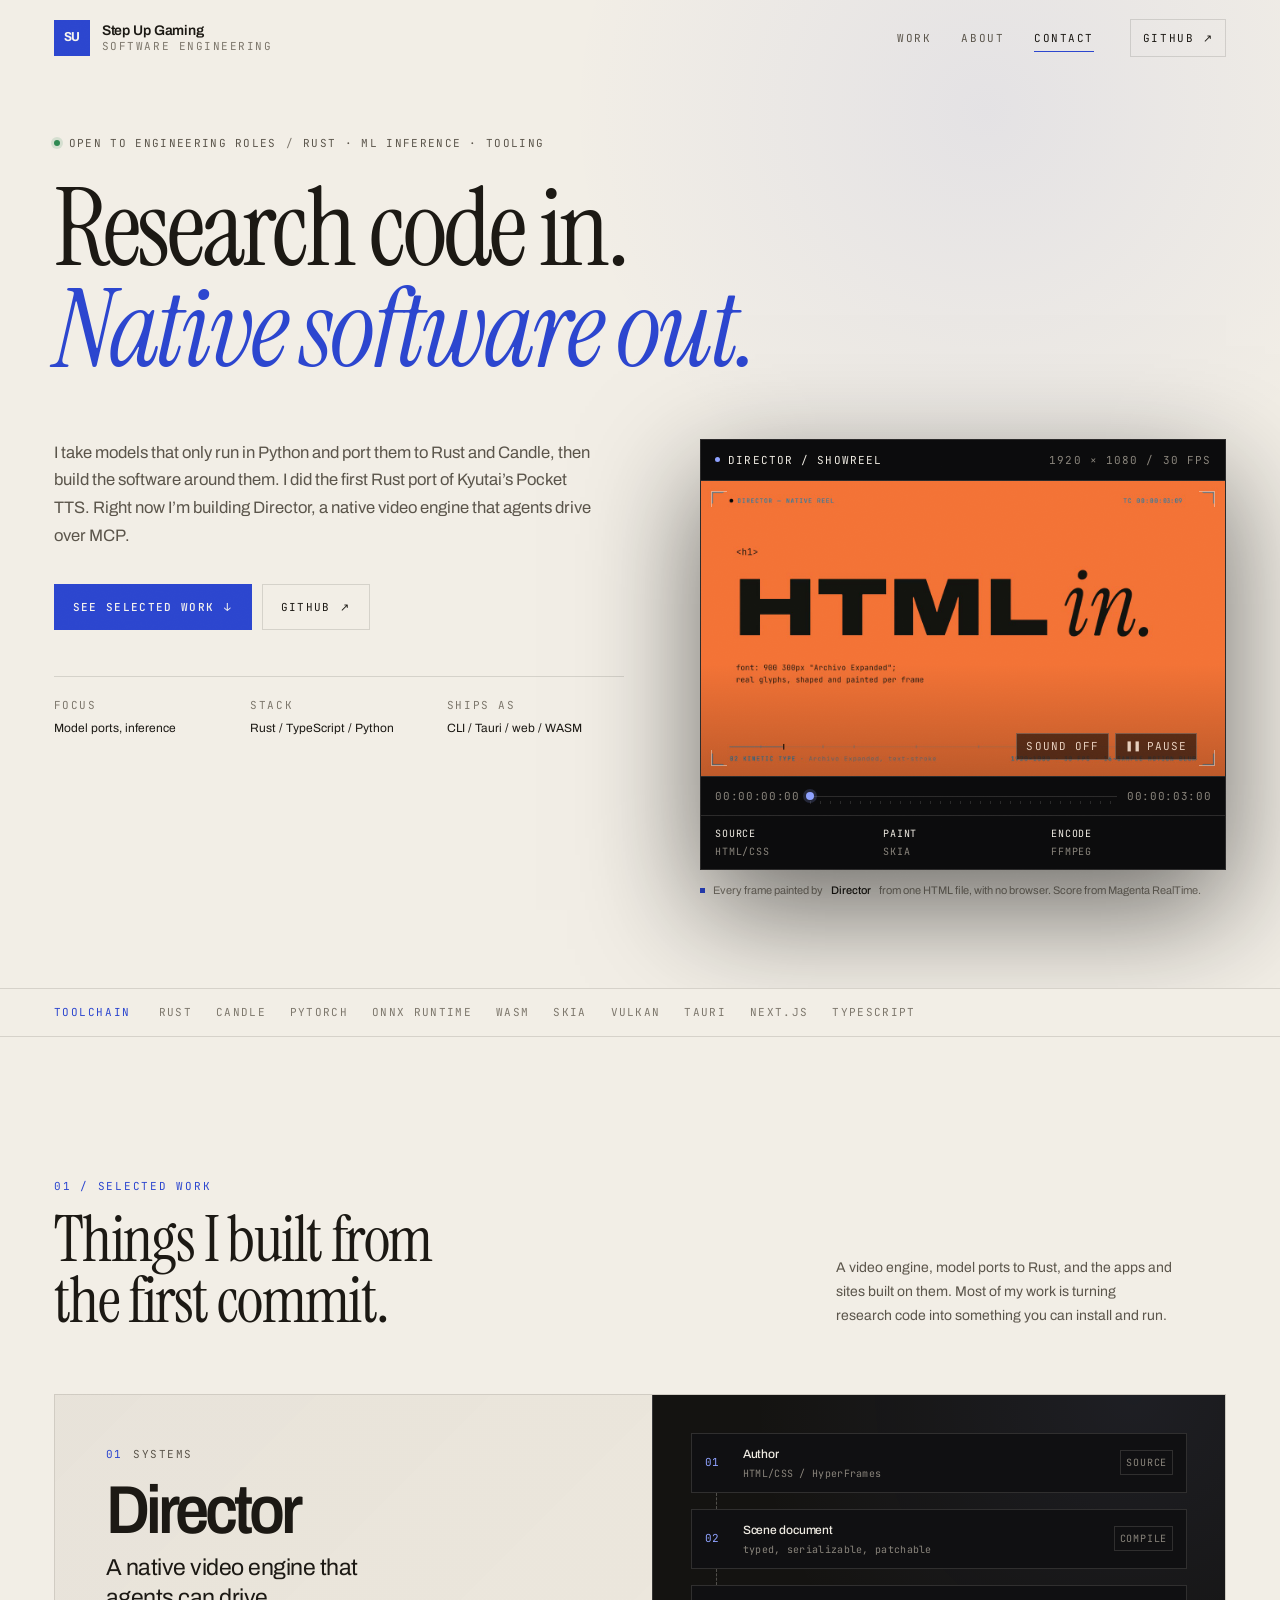
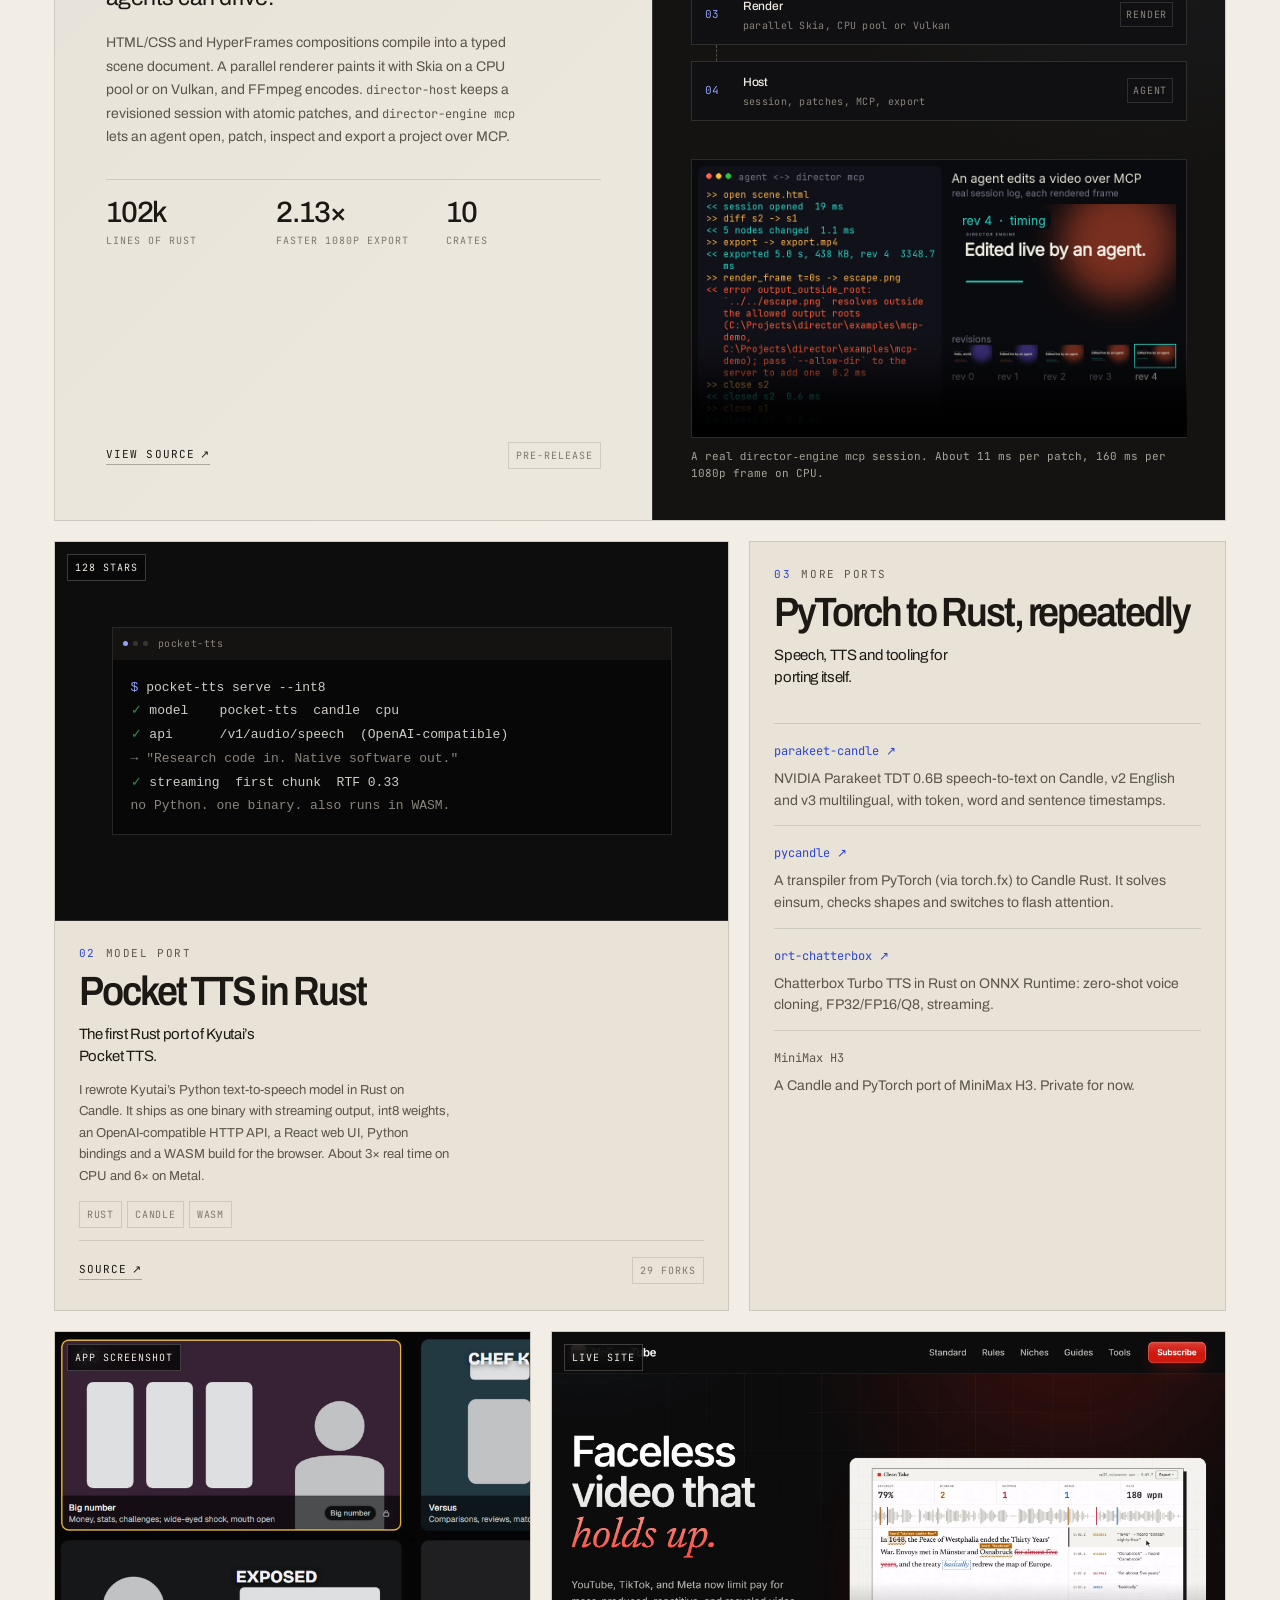
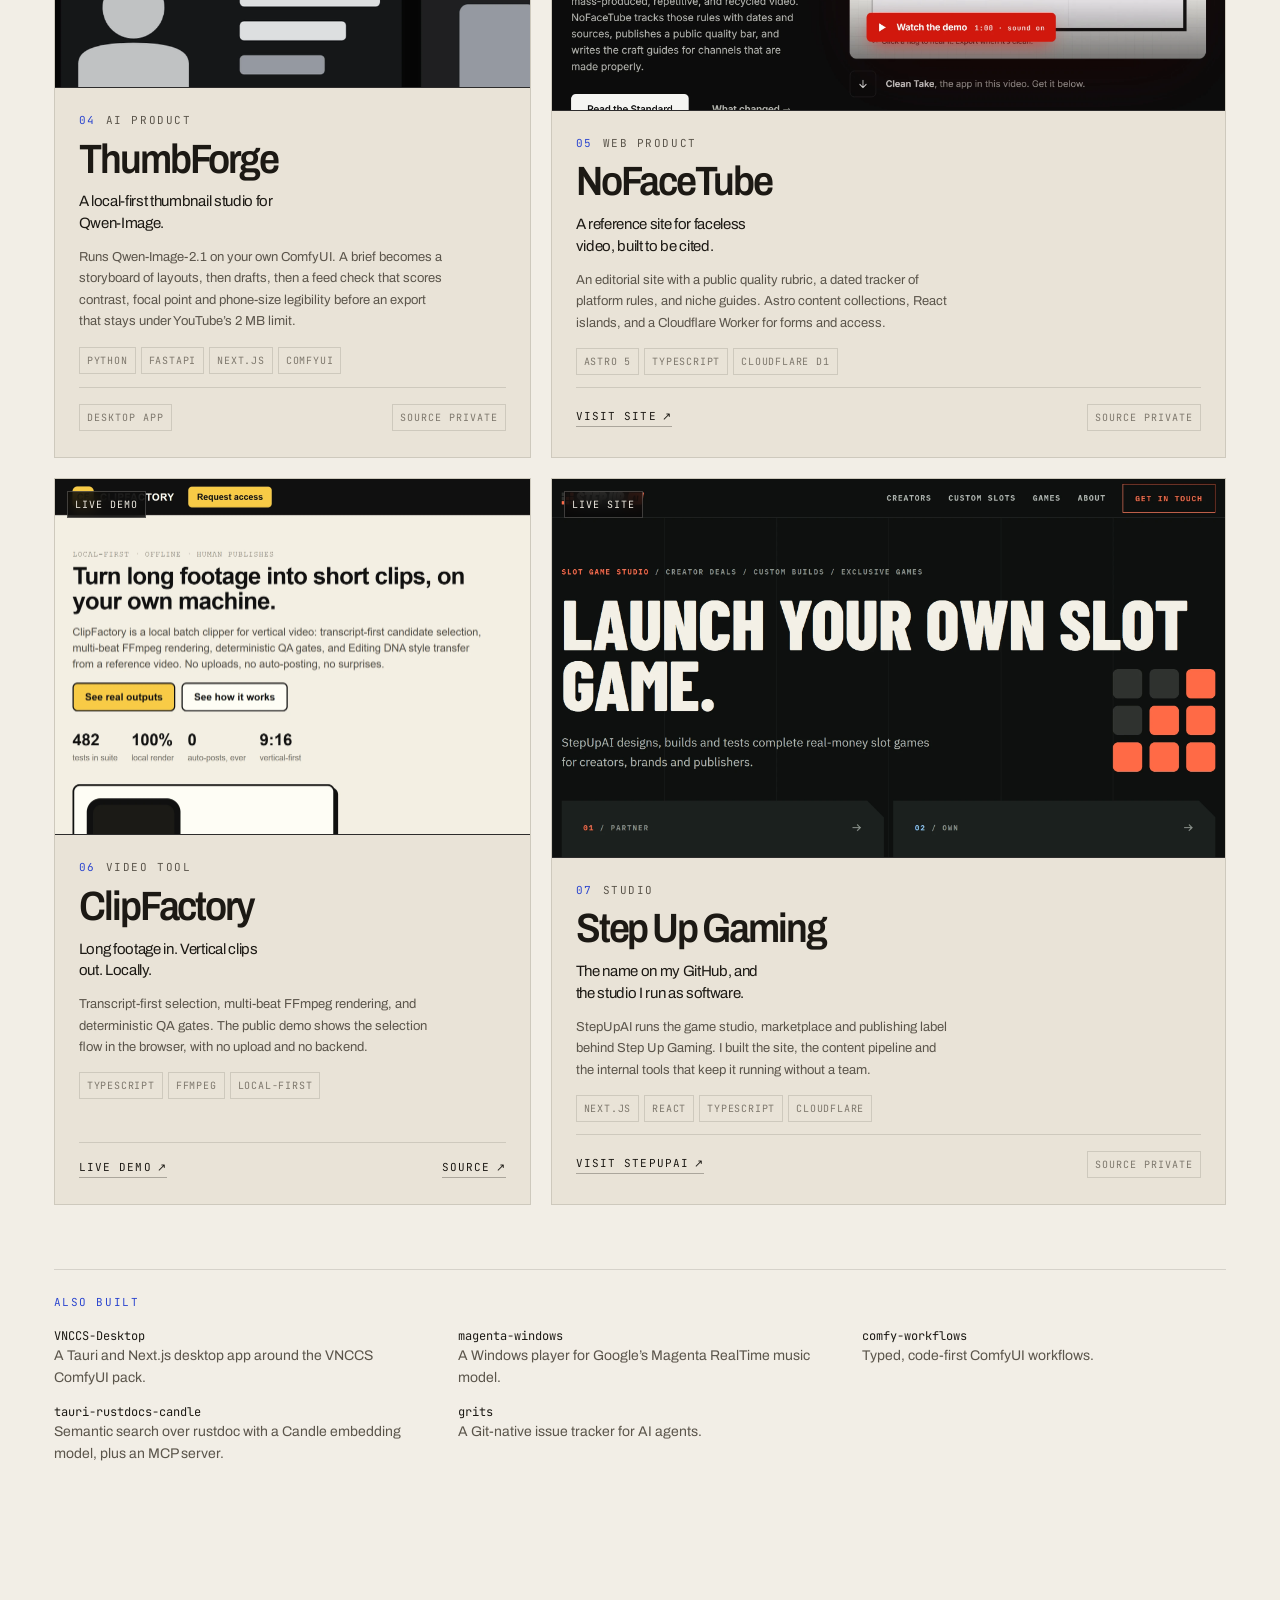
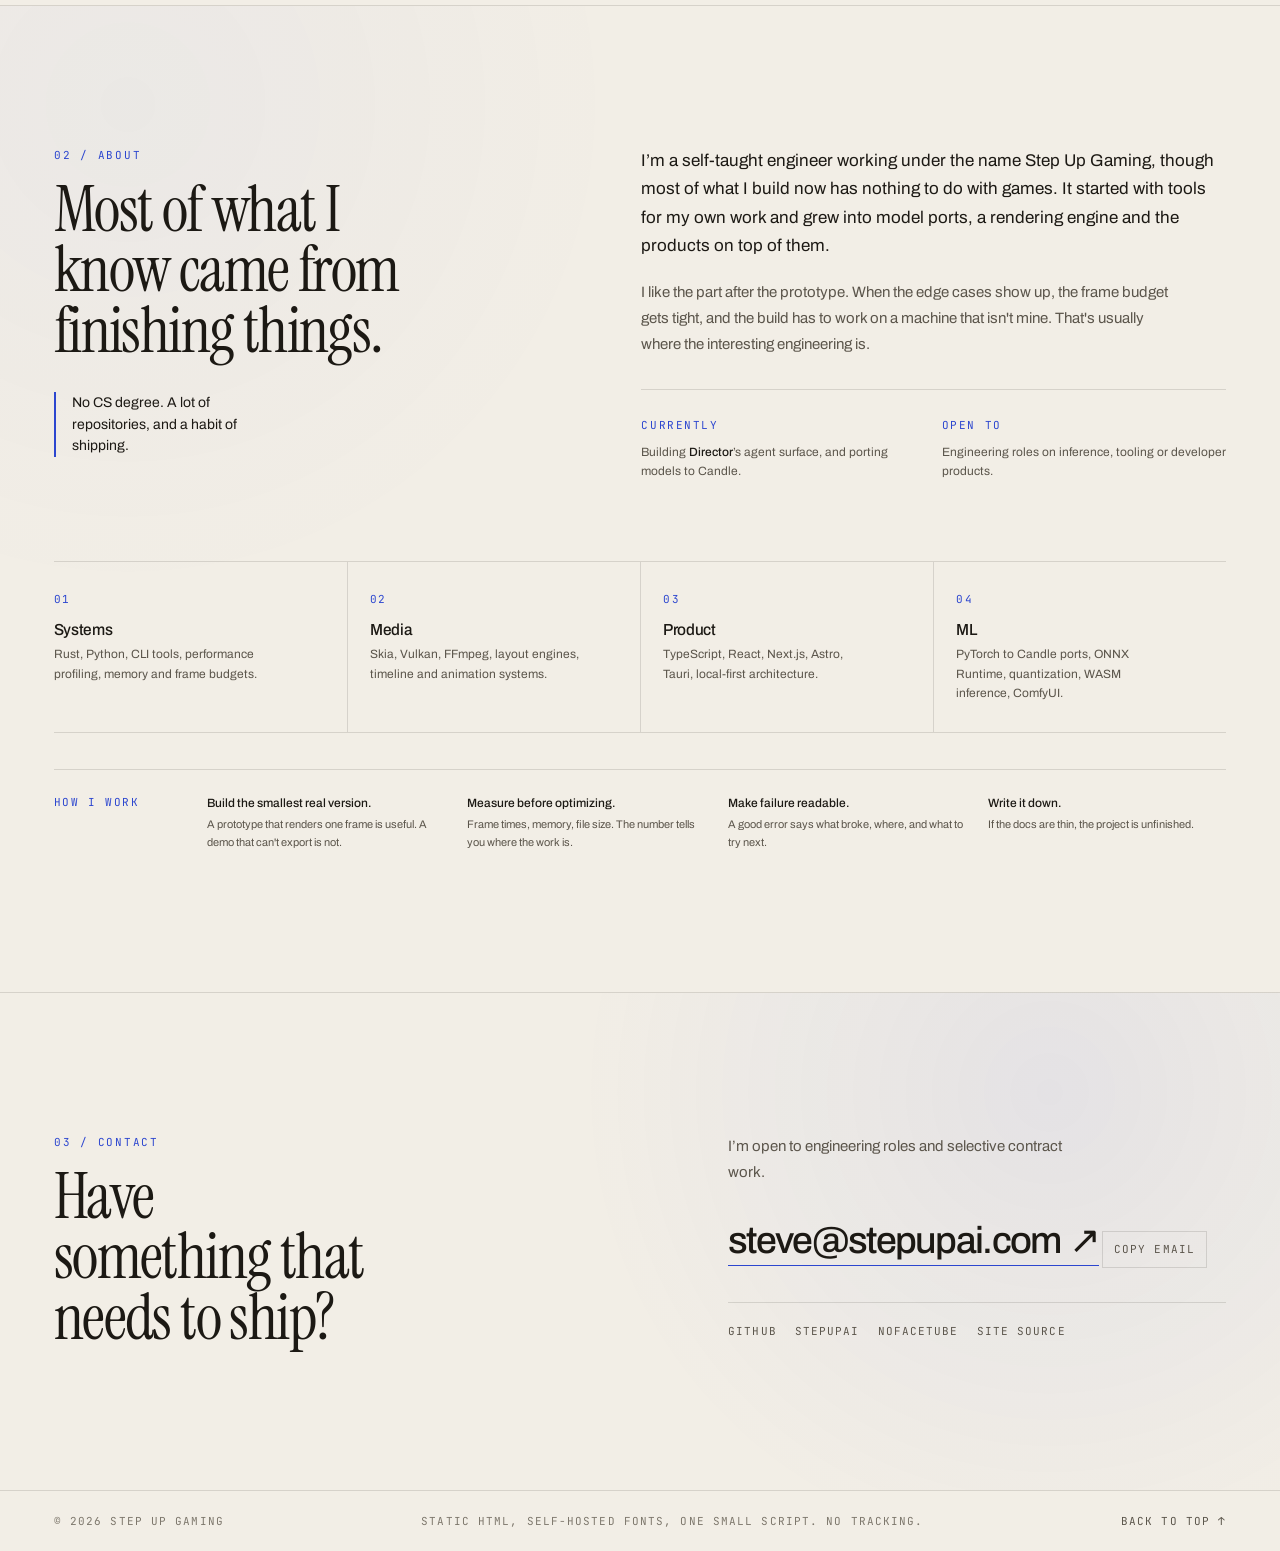
<file: index.html>
<!doctype html>
<html lang="en">
<head>
  <meta charset="utf-8">
  <meta name="viewport" content="width=device-width, initial-scale=1">
  <title>Step Up Gaming | Software Engineering</title>
  <meta name="description" content="Step Up Gaming ports ML models from PyTorch to Rust and Candle and builds the native software around them, including the first Rust port of Kyutai's Pocket TTS and Director, a native video engine.">
  <meta name="author" content="Step Up Gaming">
  <meta name="theme-color" content="#f2eee6">
  <meta name="color-scheme" content="light">
  <link rel="canonical" href="https://stepupgaming.github.io/">

  <meta property="og:type" content="website">
  <meta property="og:site_name" content="Step Up Gaming">
  <meta property="og:locale" content="en_US">
  <meta property="og:title" content="Step Up Gaming | Software Engineering">
  <meta property="og:description" content="Research code in, native software out. Rust and Candle model ports, a native video engine, and the apps around them.">
  <meta property="og:url" content="https://stepupgaming.github.io/">
  <meta property="og:image" content="https://stepupgaming.github.io/assets/og.jpg">
  <meta property="og:image:type" content="image/jpeg">
  <meta property="og:image:width" content="1200">
  <meta property="og:image:height" content="630">
  <meta property="og:image:alt" content="Step Up Gaming, software engineering. Research code in, native software out.">
  <meta name="twitter:card" content="summary_large_image">
  <meta name="twitter:title" content="Step Up Gaming | Software Engineering">
  <meta name="twitter:description" content="Research code in, native software out. Rust and Candle model ports, a native video engine, and the apps around them.">
  <meta name="twitter:image" content="https://stepupgaming.github.io/assets/og.jpg">
  <meta name="twitter:image:alt" content="Step Up Gaming, software engineering. Research code in, native software out.">

  <link rel="icon" href="assets/favicon.svg" type="image/svg+xml">
  <link rel="preload" href="assets/fonts/archivo-latin.woff2" as="font" type="font/woff2" crossorigin>
  <link rel="preload" href="assets/fonts/jetbrains-mono-latin.woff2" as="font" type="font/woff2" crossorigin>
  <link rel="preload" href="assets/fonts/instrument-serif-latin.woff2" as="font" type="font/woff2" crossorigin>
  <link rel="stylesheet" href="styles.css?v=10">
  <script>document.documentElement.classList.add('js');</script>
  <noscript><style>.video-toggle, .copy-email { display: none; }</style></noscript>

  <script type="application/ld+json">
  {
    "@context": "https://schema.org",
    "@type": "Organization",
    "name": "Step Up Gaming",
    "url": "https://stepupgaming.github.io/",
    "email": "mailto:steve@stepupai.com",
    "sameAs": ["https://github.com/stepupgaming"],
    "knowsAbout": ["Rust", "Candle", "PyTorch", "ML inference", "video rendering", "Tauri", "TypeScript", "Python"]
  }
  </script>
</head>
<body id="top">
  <a class="skip-link" href="#main">Skip to content</a>

  <header class="site-header">
    <div class="wrap header-inner">
      <a class="brand" href="#top" aria-label="Step Up Gaming, back to top">
        <span class="brand-mark" aria-hidden="true">SU</span>
        <span class="brand-text">
          <span class="brand-name">Step Up Gaming</span>
          <span class="brand-role">Software engineering</span>
        </span>
      </a>

      <button class="menu-toggle" type="button" aria-expanded="false" aria-controls="site-nav">
        <span class="menu-label">Menu</span>
        <span class="menu-bars" aria-hidden="true"><i></i><i></i></span>
      </button>

      <nav class="site-nav" id="site-nav" aria-label="Primary">
        <a class="nav-link" href="#work">Work</a>
        <a class="nav-link" href="#about">About</a>
        <a class="nav-link" href="#contact">Contact</a>
        <a class="nav-link nav-external" href="https://github.com/stepupgaming" target="_blank" rel="noopener">
          GitHub <span aria-hidden="true">&#8599;</span>
        </a>
      </nav>
    </div>
  </header>

  <main id="main">
    <section class="hero" aria-labelledby="hero-title">
      <div class="wrap">
        <div class="hero-head">
          <p class="eyebrow">
            <span class="status-dot" aria-hidden="true"></span>
            <span>Open to engineering roles</span>
            <span class="eyebrow-sep" aria-hidden="true">/</span>
            <span>Rust &middot; ML inference &middot; tooling</span>
          </p>

          <h1 id="hero-title">Research code in. <span class="accent">Native software out.</span></h1>
        </div>

        <div class="hero-grid">
          <div class="hero-copy">
            <p class="hero-lede">I take models that only run in Python and port them to Rust and Candle, then build the software around them. I did the first Rust port of Kyutai&rsquo;s Pocket TTS. Right now I&rsquo;m building Director, a native video engine that agents drive over MCP.</p>

            <div class="hero-actions">
              <a class="button button-primary" href="#work">See selected work <span aria-hidden="true">&#8595;</span></a>
              <a class="button button-ghost" href="https://github.com/stepupgaming" target="_blank" rel="noopener">GitHub <span aria-hidden="true">&#8599;</span></a>
            </div>

            <dl class="hero-facts">
              <div>
                <dt>Focus</dt>
                <dd>Model ports, inference</dd>
              </div>
              <div>
                <dt>Stack</dt>
                <dd>Rust / TypeScript / Python</dd>
              </div>
              <div>
                <dt>Ships as</dt>
                <dd>CLI / Tauri / web / WASM</dd>
              </div>
            </dl>
          </div>

          <div class="hero-visual">
            <div class="render-frame">
              <div class="render-chrome">
                <span class="render-title"><i class="rec-dot" aria-hidden="true"></i> director / showreel</span>
                <span class="render-spec">1920 &times; 1080 / 30 fps</span>
              </div>

              <div class="video-shell">
                <video class="hero-video" autoplay muted loop playsinline preload="metadata" poster="assets/director-motion-poster.jpg" aria-label="A 28-second motion-graphics reel rendered by Director from one HTML file with no browser, with 16-sample motion blur: a playhead that morphs into a ruler, kinetic type, a render pipeline, a 275-dot grid rippling on the beat, a depth-sorted 3D globe with orbiting type, an ease-curve showcase, blend and backdrop-blur compositing, beat-synced captions, and a measured 4.5 times speedup over HyperFrames.">
                  <source src="assets/director-motion-1280.mp4?v=11" type="video/mp4" data-small="assets/director-motion-640.mp4?v=11">
                </video>
                <div class="video-controls">
                  <button class="video-toggle video-sound" type="button" aria-pressed="false" aria-label="Turn sound on">
                    <span class="video-sound-text">Sound off</span>
                  </button>
                  <button class="video-toggle" type="button" aria-label="Pause the director render">
                    <span class="video-toggle-icon" aria-hidden="true">&#10074;&#10074;</span>
                    <span class="video-toggle-text">Pause</span>
                  </button>
                </div>
                <span class="frame-corner frame-corner--tl" aria-hidden="true"></span>
                <span class="frame-corner frame-corner--tr" aria-hidden="true"></span>
                <span class="frame-corner frame-corner--bl" aria-hidden="true"></span>
                <span class="frame-corner frame-corner--br" aria-hidden="true"></span>
              </div>

              <div class="timeline">
                <span class="timecode" data-current aria-hidden="true">00:00:00:00</span>
                <div class="timeline-track">
                  <span class="timeline-ticks" aria-hidden="true"></span>
                  <span class="timeline-fill" aria-hidden="true"></span>
                  <span class="timeline-head" aria-hidden="true"></span>
                  <input class="timeline-scrub" type="range" min="0" max="1000" step="1" value="0" aria-label="Seek the director reel">
                </div>
                <span class="timecode" data-total aria-hidden="true">00:00:28:18</span>
              </div>

              <div class="render-meta" aria-hidden="true">
                <span><b>source</b> html/css</span>
                <span><b>paint</b> skia</span>
                <span><b>encode</b> ffmpeg</span>
              </div>
            </div>

            <p class="visual-note"><span class="note-mark" aria-hidden="true"></span>Every frame painted by <strong>Director</strong> from one HTML file, with no browser. Score from Magenta RealTime.</p>
          </div>
        </div>
      </div>
    </section>

    <div class="toolchain">
      <div class="wrap toolchain-inner">
        <span class="toolchain-label">Toolchain</span>
        <span>Rust</span>
        <span>Candle</span>
        <span>PyTorch</span>
        <span>ONNX Runtime</span>
        <span>WASM</span>
        <span>Skia</span>
        <span>Vulkan</span>
        <span>Tauri</span>
        <span>Next.js</span>
        <span>TypeScript</span>
      </div>
    </div>

    <section class="work" id="work" aria-labelledby="work-title">
      <div class="wrap">
        <div class="section-head reveal">
          <div class="section-head-copy">
            <p class="section-index">01 / Selected work</p>
            <h2 id="work-title">Things I built from the first commit.</h2>
          </div>
          <p class="section-lede">A video engine, model ports to Rust, and the apps and sites built on them. Most of my work is turning research code into something you can install and run.</p>
        </div>

        <article class="project-featured reveal" aria-labelledby="project-director">
          <div class="project-featured-copy">
            <p class="project-kicker"><span>01</span> Systems</p>
            <h3 id="project-director">Director</h3>
            <p class="project-tagline">A native video engine that agents can drive.</p>
            <p class="project-body">HTML/CSS and HyperFrames compositions compile into a typed scene document. A parallel renderer paints it with Skia on a CPU pool or on Vulkan, and FFmpeg encodes. <code>director-host</code> keeps a revisioned session with atomic patches, and <code>director-engine mcp</code> lets an agent open, patch, inspect and export a project over MCP.</p>

            <ul class="facts">
              <li><strong>102k</strong><span>lines of Rust</span></li>
              <li><strong>2.13&times;</strong><span>faster 1080p export</span></li>
              <li><strong>10</strong><span>crates</span></li>
            </ul>

            <div class="project-footer">
              <a class="text-link" href="https://github.com/stepupgaming/director" target="_blank" rel="noopener">View source <span aria-hidden="true">&#8599;</span></a>
              <span class="pill">Pre-release</span>
            </div>
          </div>

          <div class="project-featured-visual">
            <div class="pipeline">
              <div class="pipeline-step">
                <span class="pipeline-index">01</span>
                <div><strong>Author</strong><span>HTML/CSS / HyperFrames</span></div>
                <span class="pipeline-tag">source</span>
              </div>
              <div class="pipeline-connector"></div>
              <div class="pipeline-step">
                <span class="pipeline-index">02</span>
                <div><strong>Scene document</strong><span>typed, serializable, patchable</span></div>
                <span class="pipeline-tag">compile</span>
              </div>
              <div class="pipeline-connector"></div>
              <div class="pipeline-step">
                <span class="pipeline-index">03</span>
                <div><strong>Render</strong><span>parallel Skia, CPU pool or Vulkan</span></div>
                <span class="pipeline-tag">render</span>
              </div>
              <div class="pipeline-connector"></div>
              <div class="pipeline-step">
                <span class="pipeline-index">04</span>
                <div><strong>Host</strong><span>session, patches, MCP, export</span></div>
                <span class="pipeline-tag">agent</span>
              </div>
            </div>

            <figure class="agent-demo">
              <video class="agent-video" muted loop playsinline preload="none" poster="assets/director-agent-poster.jpg" aria-label="A real MCP session: an agent opens a Director scene, patches the title, colors, layout and timing, renders a frame after each patch, gets a revision conflict, runs QA and exports.">
                <source src="assets/director-agent-1120.mp4" type="video/mp4" data-small="assets/director-agent-560.mp4">
              </video>
              <figcaption>A real <code>director-engine mcp</code> session. About 11 ms per patch, 160 ms per 1080p frame on CPU.</figcaption>
            </figure>
          </div>
        </article>

        <div class="project-grid">
          <article class="project-card span-7 reveal" aria-labelledby="project-pockettts">
            <div class="project-media project-media--ink">
              <div class="terminal terminal--card">
                <div class="terminal-bar"><span></span><span></span><span></span><em>pocket-tts</em></div>
                <pre><code><span class="t-prompt">$</span> pocket-tts serve --int8
<span class="t-ok">&#10003;</span> model    pocket-tts  candle  cpu
<span class="t-ok">&#10003;</span> api      /v1/audio/speech  (OpenAI-compatible)
<span class="t-dim">&rarr; "Research code in. Native software out."</span>
<span class="t-ok">&#10003;</span> streaming  first chunk  RTF 0.33
<span class="t-dim">no Python. one binary. also runs in WASM.</span></code></pre>
              </div>
              <span class="media-badge">128 stars</span>
            </div>
            <div class="project-card-body">
              <p class="project-kicker"><span>02</span> Model port</p>
              <h3 id="project-pockettts">Pocket TTS in Rust</h3>
              <p class="project-tagline">The first Rust port of Kyutai&rsquo;s Pocket TTS.</p>
              <p class="project-body">I rewrote Kyutai&rsquo;s Python text-to-speech model in Rust on Candle. It ships as one binary with streaming output, int8 weights, an OpenAI-compatible HTTP API, a React web UI, Python bindings and a WASM build for the browser. About 3&times; real time on CPU and 6&times; on Metal.</p>
              <ul class="tags">
                <li>Rust</li>
                <li>Candle</li>
                <li>WASM</li>
              </ul>
              <div class="project-footer">
                <a class="text-link" href="https://github.com/stepupgaming/pocket-tts" target="_blank" rel="noopener">Source <span aria-hidden="true">&#8599;</span></a>
                <span class="pill">29 forks</span>
              </div>
            </div>
          </article>

          <article class="project-card span-5 reveal" aria-labelledby="project-ports">
            <div class="project-card-body">
              <p class="project-kicker"><span>03</span> More ports</p>
              <h3 id="project-ports">PyTorch to Rust, repeatedly</h3>
              <p class="project-tagline">Speech, TTS and tooling for porting itself.</p>
              <ul class="ports-list">
                <li>
                  <a href="https://github.com/stepupgaming/parakeet-candle" target="_blank" rel="noopener">parakeet-candle <span aria-hidden="true">&#8599;</span></a>
                  <p>NVIDIA Parakeet TDT 0.6B speech-to-text on Candle, v2 English and v3 multilingual, with token, word and sentence timestamps.</p>
                </li>
                <li>
                  <a href="https://github.com/stepupgaming/pycandle" target="_blank" rel="noopener">pycandle <span aria-hidden="true">&#8599;</span></a>
                  <p>A transpiler from PyTorch (via torch.fx) to Candle Rust. It solves einsum, checks shapes and switches to flash attention.</p>
                </li>
                <li>
                  <a href="https://github.com/stepupgaming/ort-chatterbox" target="_blank" rel="noopener">ort-chatterbox <span aria-hidden="true">&#8599;</span></a>
                  <p>Chatterbox Turbo TTS in Rust on ONNX Runtime: zero-shot voice cloning, FP32/FP16/Q8, streaming.</p>
                </li>
                <li>
                  <span class="ports-private">MiniMax H3</span>
                  <p>A Candle and PyTorch port of MiniMax H3. Private for now.</p>
                </li>
              </ul>
            </div>
          </article>

          <article class="project-card span-5 reveal" aria-labelledby="project-thumbforge">
            <div class="project-media">
              <img src="assets/shots/thumbforge.webp?v=10" width="1520" height="1140" alt="ThumbForge's storyboard view: four planned thumbnail layouts (big number, versus, face plus words, before and after) for a brief about a cheap knife versus a chef knife." loading="lazy" decoding="async">
              <span class="media-badge">App screenshot</span>
            </div>
            <div class="project-card-body">
              <p class="project-kicker"><span>04</span> AI product</p>
              <h3 id="project-thumbforge">ThumbForge</h3>
              <p class="project-tagline">A local-first thumbnail studio for Qwen-Image.</p>
              <p class="project-body">Runs Qwen-Image-2.1 on your own ComfyUI. A brief becomes a storyboard of layouts, then drafts, then a feed check that scores contrast, focal point and phone-size legibility before an export that stays under YouTube&rsquo;s 2 MB limit.</p>
              <ul class="tags">
                <li>Python</li>
                <li>FastAPI</li>
                <li>Next.js</li>
                <li>ComfyUI</li>
              </ul>
              <div class="project-footer">
                <span class="pill">Desktop app</span>
                <span class="pill">Source private</span>
              </div>
            </div>
          </article>

          <article class="project-card span-7 reveal" aria-labelledby="project-nofacetube">
            <div class="project-media">
              <img src="assets/shots/nofacetube.webp?v=10" width="2240" height="1260" alt="The NoFaceTube.com homepage, showing the headline Faceless video that holds up and a preview of the Clean Take app." loading="lazy" decoding="async">
              <span class="media-badge">Live site</span>
            </div>
            <div class="project-card-body">
              <p class="project-kicker"><span>05</span> Web product</p>
              <h3 id="project-nofacetube">NoFaceTube</h3>
              <p class="project-tagline">A reference site for faceless video, built to be cited.</p>
              <p class="project-body">An editorial site with a public quality rubric, a dated tracker of platform rules, and niche guides. Astro content collections, React islands, and a Cloudflare Worker for forms and access.</p>
              <ul class="tags">
                <li>Astro 5</li>
                <li>TypeScript</li>
                <li>Cloudflare D1</li>
              </ul>
              <div class="project-footer">
                <a class="text-link" href="https://nofacetube.com" target="_blank" rel="noopener">Visit site <span aria-hidden="true">&#8599;</span></a>
                <span class="pill">Source private</span>
              </div>
            </div>
          </article>

          <article class="project-card span-5 reveal" aria-labelledby="project-clipfactory">
            <div class="project-media">
              <img src="assets/shots/clipfactory.webp?v=10" width="1900" height="1425" alt="The ClipFactory demo homepage, showing a vertical clip preview, a clip record panel, and the local-first feature summary." loading="lazy" decoding="async">
              <span class="media-badge">Live demo</span>
            </div>
            <div class="project-card-body">
              <p class="project-kicker"><span>06</span> Video tool</p>
              <h3 id="project-clipfactory">ClipFactory</h3>
              <p class="project-tagline">Long footage in. Vertical clips out. Locally.</p>
              <p class="project-body">Transcript-first selection, multi-beat FFmpeg rendering, and deterministic QA gates. The public demo shows the selection flow in the browser, with no upload and no backend.</p>
              <ul class="tags">
                <li>TypeScript</li>
                <li>FFmpeg</li>
                <li>Local-first</li>
              </ul>
              <div class="project-footer">
                <a class="text-link" href="https://stepupgaming.github.io/clipfactory/" target="_blank" rel="noopener">Live demo <span aria-hidden="true">&#8599;</span></a>
                <a class="text-link" href="https://github.com/stepupgaming/clipfactory" target="_blank" rel="noopener">Source <span aria-hidden="true">&#8599;</span></a>
              </div>
            </div>
          </article>

          <article class="project-card span-7 reveal" aria-labelledby="project-stepup">
            <div class="project-media">
              <img src="assets/shots/stepupai.webp?v=10" width="2240" height="1260" alt="The StepUpAI homepage, showing the headline Launch your own slot game and a grid of orange tiles." loading="lazy" decoding="async">
              <span class="media-badge">Live site</span>
            </div>
            <div class="project-card-body">
              <p class="project-kicker"><span>07</span> Studio</p>
              <h3 id="project-stepup">Step Up Gaming</h3>
              <p class="project-tagline">The name on my GitHub, and the studio I run as software.</p>
              <p class="project-body">StepUpAI runs the game studio, marketplace and publishing label behind Step Up Gaming. I built the site, the content pipeline and the internal tools that keep it running without a team.</p>
              <ul class="tags">
                <li>Next.js</li>
                <li>React</li>
                <li>TypeScript</li>
                <li>Cloudflare</li>
              </ul>
              <div class="project-footer">
                <a class="text-link" href="https://stepupai.com" target="_blank" rel="noopener">Visit StepUpAI <span aria-hidden="true">&#8599;</span></a>
                <span class="pill">Source private</span>
              </div>
            </div>
          </article>
        </div>

        <div class="also reveal">
          <p class="mono">Also built</p>
          <ul>
            <li><a href="https://github.com/stepupgaming/VNCCS-Desktop" target="_blank" rel="noopener">VNCCS-Desktop</a> A Tauri and Next.js desktop app around the VNCCS ComfyUI pack.</li>
            <li><a href="https://github.com/stepupgaming/magenta-windows" target="_blank" rel="noopener">magenta-windows</a> A Windows player for Google&rsquo;s Magenta RealTime music model.</li>
            <li><a href="https://github.com/stepupgaming/comfy-workflows" target="_blank" rel="noopener">comfy-workflows</a> Typed, code-first ComfyUI workflows.</li>
            <li><a href="https://github.com/stepupgaming/tauri-rustdocs-candle" target="_blank" rel="noopener">tauri-rustdocs-candle</a> Semantic search over rustdoc with a Candle embedding model, plus an MCP server.</li>
            <li><a href="https://github.com/stepupgaming/grits" target="_blank" rel="noopener">grits</a> A Git-native issue tracker for AI agents.</li>
          </ul>
        </div>
      </div>
    </section>

    <section class="about" id="about" aria-labelledby="about-title">
      <div class="wrap">
        <div class="about-grid">
          <div class="about-intro reveal">
            <p class="section-index">02 / About</p>
            <h2 id="about-title">Most of what I know came from finishing things.</h2>
            <p class="about-quote">No CS degree. A lot of repositories, and a habit of shipping.</p>
          </div>

          <div class="about-copy reveal">
            <p>I&rsquo;m a self-taught engineer working under the name Step Up Gaming, though most of what I build now has nothing to do with games. It started with tools for my own work and grew into model ports, a rendering engine and the products on top of them.</p>
            <p>I like the part after the prototype. When the edge cases show up, the frame budget gets tight, and the build has to work on a machine that isn't mine. That's usually where the interesting engineering is.</p>

            <div class="now-grid">
              <div>
                <span class="mono">Currently</span>
                <p>Building <strong>Director</strong>&rsquo;s agent surface, and porting models to Candle.</p>
              </div>
              <div>
                <span class="mono">Open to</span>
                <p>Engineering roles on inference, tooling or developer products.</p>
              </div>
            </div>
          </div>
        </div>

        <div class="capabilities reveal">
          <div class="capability">
            <span class="mono">01</span>
            <h3>Systems</h3>
            <p>Rust, Python, CLI tools, performance profiling, memory and frame budgets.</p>
          </div>
          <div class="capability">
            <span class="mono">02</span>
            <h3>Media</h3>
            <p>Skia, Vulkan, FFmpeg, layout engines, timeline and animation systems.</p>
          </div>
          <div class="capability">
            <span class="mono">03</span>
            <h3>Product</h3>
            <p>TypeScript, React, Next.js, Astro, Tauri, local-first architecture.</p>
          </div>
          <div class="capability">
            <span class="mono">04</span>
            <h3>ML</h3>
            <p>PyTorch to Candle ports, ONNX Runtime, quantization, WASM inference, ComfyUI.</p>
          </div>
        </div>

        <div class="principles reveal">
          <span class="mono">How I work</span>
          <p><strong>Build the smallest real version.</strong> A prototype that renders one frame is useful. A demo that can't export is not.</p>
          <p><strong>Measure before optimizing.</strong> Frame times, memory, file size. The number tells you where the work is.</p>
          <p><strong>Make failure readable.</strong> A good error says what broke, where, and what to try next.</p>
          <p><strong>Write it down.</strong> If the docs are thin, the project is unfinished.</p>
        </div>
      </div>
    </section>

    <section class="contact" id="contact" aria-labelledby="contact-title">
      <div class="wrap">
        <div class="contact-grid">
          <div class="reveal">
            <p class="section-index">03 / Contact</p>
            <h2 id="contact-title">Have something that needs to ship?</h2>
          </div>

          <div class="contact-copy reveal">
            <p>I&rsquo;m open to engineering roles and selective contract work.</p>
            <a class="email-link" href="mailto:steve@stepupai.com">steve@stepupai.com <span aria-hidden="true">&#8599;</span></a>
            <button class="copy-email" type="button" data-email="steve@stepupai.com">Copy email</button>

            <div class="contact-links">
              <a href="https://github.com/stepupgaming" target="_blank" rel="noopener">GitHub</a>
              <a href="https://stepupai.com" target="_blank" rel="noopener">StepUpAI</a>
              <a href="https://nofacetube.com" target="_blank" rel="noopener">NoFaceTube</a>
              <a href="https://github.com/stepupgaming/stepupgaming.github.io" target="_blank" rel="noopener">Site source</a>
            </div>
          </div>
        </div>
      </div>
    </section>
  </main>

  <footer class="site-footer">
    <div class="wrap footer-inner">
      <p>&copy; <span data-year>2026</span> Step Up Gaming</p>
      <p class="footer-note">Static HTML, self-hosted fonts, one small script. No tracking.</p>
      <a href="#top">Back to top <span aria-hidden="true">&#8593;</span></a>
    </div>
  </footer>

  <script src="main.js?v=10" defer></script>
</body>
</html>
</file>
<file: styles.css>
@font-face {
  font-family: "Archivo";
  src: url("assets/fonts/archivo-latin.woff2") format("woff2");
  font-weight: 100 900;
  font-stretch: 75% 125%;
  font-style: normal;
  font-display: swap;
}

@font-face {
  font-family: "JetBrains Mono";
  src: url("assets/fonts/jetbrains-mono-latin.woff2") format("woff2");
  font-weight: 100 800;
  font-style: normal;
  font-display: swap;
}

@font-face {
  font-family: "Instrument Serif";
  src: url("assets/fonts/instrument-serif-latin.woff2") format("woff2");
  font-weight: 400;
  font-style: normal;
  font-display: swap;
}

@font-face {
  font-family: "Instrument Serif";
  src: url("assets/fonts/instrument-serif-italic-latin.woff2") format("woff2");
  font-weight: 400;
  font-style: italic;
  font-display: swap;
}

:root {
  --bg: #f2eee6;
  --bg-elev: #ece7dd;
  --panel: #e9e3d7;
  --panel-2: #e2dbcd;
  --line: rgba(28, 25, 20, 0.13);
  --line-strong: rgba(28, 25, 20, 0.3);
  --text: #1c1914;
  --muted: #5b554b;
  --muted-2: #7d776c;
  --accent: #2c46cf;
  --accent-hover: #1f37b0;
  --accent-soft: rgba(44, 70, 207, 0.1);
  --green: #2f8a52;
  --ink: #141311;
  --on-ink: #efebe2;
  --serif: "Instrument Serif", "Iowan Old Style", Georgia, serif;
  --display: "Archivo", "Helvetica Neue", Arial, sans-serif;
  --mono: "JetBrains Mono", "Cascadia Code", Consolas, monospace;
  --max: 1320px;
  --gutter: clamp(20px, 4.2vw, 56px);
}

/* Dark objects on the paper page: re-scope the tokens inside them. */
.render-frame,
.project-featured-visual,
.project-media,
.media-badge,
.video-toggle {
  --text: #efebe2;
  --muted: #a9a49a;
  --muted-2: #8a857c;
  --line: rgba(239, 235, 226, 0.14);
  --line-strong: rgba(239, 235, 226, 0.28);
  --accent: #8fa2ff;
  --accent-soft: rgba(143, 162, 255, 0.14);
}

*,
*::before,
*::after {
  box-sizing: border-box;
}

html {
  scroll-behavior: smooth;
  -webkit-text-size-adjust: 100%;
}

body {
  margin: 0;
  background: var(--bg);
  color: var(--text);
  font-family: var(--display);
  font-size: 16px;
  font-weight: 400;
  line-height: 1.5;
  font-stretch: 100%;
  overflow-x: hidden;
  -webkit-font-smoothing: antialiased;
  text-rendering: optimizeLegibility;
}

body::before {
  content: "";
  position: fixed;
  inset: 0;
  z-index: 999;
  pointer-events: none;
  background-image: url("assets/noise.svg");
  opacity: 0.05;
  mix-blend-mode: soft-light;
}

::selection {
  background: var(--accent);
  color: #f7f4ee;
}

img,
video {
  display: block;
  max-width: 100%;
}

a {
  color: inherit;
  text-decoration: none;
}

button {
  font: inherit;
  color: inherit;
}

button,
a {
  -webkit-tap-highlight-color: transparent;
}

:focus-visible {
  outline: 2px solid var(--accent);
  outline-offset: 4px;
}

h1,
h2,
h3 {
  margin: 0;
  font-family: var(--display);
  font-weight: 600;
  font-stretch: 90%;
  letter-spacing: -0.045em;
  line-height: 0.95;
}

h1,
h2 {
  font-family: var(--serif);
  font-weight: 400;
  font-stretch: 100%;
  letter-spacing: -0.025em;
}

p {
  margin: 0;
}

ul {
  margin: 0;
  padding: 0;
  list-style: none;
}

.wrap {
  width: min(calc(100% - (var(--gutter) * 2)), var(--max));
  margin-inline: auto;
}

.skip-link {
  position: fixed;
  top: 12px;
  left: 12px;
  z-index: 200;
  padding: 10px 14px;
  background: var(--accent);
  color: var(--bg);
  font-family: var(--mono);
  font-size: 10px;
  text-transform: uppercase;
  letter-spacing: 0.1em;
  transform: translateY(-160%);
  transition: transform 0.2s ease;
}

.skip-link:focus {
  transform: translateY(0);
}

.site-header {
  position: fixed;
  top: 0;
  left: 0;
  right: 0;
  z-index: 100;
  border-bottom: 1px solid transparent;
  background: rgba(242, 238, 230, 0);
  transition: background 0.25s ease, border-color 0.25s ease;
}

.site-header.is-scrolled,
.site-header.is-menu-open {
  background: rgba(242, 238, 230, 0.86);
  border-color: var(--line);
  backdrop-filter: blur(18px);
  -webkit-backdrop-filter: blur(18px);
}

.header-inner {
  display: flex;
  align-items: center;
  justify-content: space-between;
  gap: 24px;
  height: 76px;
}

.brand {
  display: inline-flex;
  align-items: center;
  gap: 12px;
  min-width: 0;
}

.brand-mark {
  display: grid;
  place-items: center;
  width: 36px;
  height: 36px;
  flex: 0 0 36px;
  background: var(--accent);
  color: #f7f4ee;
  font-family: var(--display);
  font-size: 13px;
  font-weight: 700;
  font-stretch: 90%;
  letter-spacing: -0.04em;
}

.brand-text {
  display: flex;
  flex-direction: column;
  gap: 3px;
  line-height: 1;
}

.brand-name {
  font-size: 14px;
  font-weight: 600;
  letter-spacing: -0.01em;
}

.brand-role {
  font-family: var(--mono);
  font-size: 11px;
  text-transform: uppercase;
  letter-spacing: 0.14em;
  color: var(--muted-2);
}

.site-nav {
  display: flex;
  align-items: center;
  gap: 30px;
}

.nav-link {
  position: relative;
  padding: 8px 0;
  font-family: var(--mono);
  font-size: 11px;
  text-transform: uppercase;
  letter-spacing: 0.14em;
  color: var(--muted);
  transition: color 0.2s ease;
}

.nav-link::after {
  content: "";
  position: absolute;
  left: 0;
  bottom: 2px;
  width: 0;
  height: 1px;
  background: var(--accent);
  transition: width 0.25s ease;
}

.nav-link:hover,
.nav-link[aria-current="true"] {
  color: var(--text);
}

.nav-link:hover::after,
.nav-link[aria-current="true"]::after {
  width: 100%;
}

.nav-external {
  margin-left: 6px;
  padding: 10px 12px;
  border: 1px solid var(--line);
  color: var(--text);
}

.nav-external::after {
  display: none;
}

.nav-external:hover {
  border-color: var(--accent);
  color: var(--accent);
}

.menu-toggle {
  display: none;
  align-items: center;
  gap: 10px;
  padding: 10px 12px;
  border: 1px solid var(--line);
  background: transparent;
  font-family: var(--mono);
  font-size: 11px;
  text-transform: uppercase;
  letter-spacing: 0.12em;
  cursor: pointer;
}

.menu-bars {
  display: flex;
  flex-direction: column;
  gap: 4px;
  width: 14px;
}

.menu-bars i {
  display: block;
  width: 100%;
  height: 1px;
  background: currentColor;
  transition: transform 0.2s ease;
}

.menu-toggle[aria-expanded="true"] .menu-bars i:first-child {
  transform: translateY(2.5px) rotate(45deg);
}

.menu-toggle[aria-expanded="true"] .menu-bars i:last-child {
  transform: translateY(-2.5px) rotate(-45deg);
}

.hero {
  position: relative;
  padding: clamp(120px, 15vh, 172px) 0 clamp(56px, 7vw, 92px);
  overflow: hidden;
}

.hero::before {
  content: "";
  position: absolute;
  top: -34%;
  right: -12%;
  width: min(70vw, 900px);
  aspect-ratio: 1;
  background: radial-gradient(circle, rgba(44, 70, 207, 0.07), transparent 66%);
  pointer-events: none;
}

.hero-grid {
  position: relative;
  display: grid;
  grid-template-columns: minmax(0, 1.04fr) minmax(0, 0.96fr);
  align-items: start;
  gap: clamp(40px, 6vw, 96px);
}

.hero-head {
  position: relative;
  margin-bottom: clamp(38px, 4.6vw, 60px);
  animation: fade-up 0.9s cubic-bezier(0.2, 0.7, 0.2, 1) both;
}

.hero-copy {
  animation: fade-up 0.9s cubic-bezier(0.2, 0.7, 0.2, 1) 0.12s both;
}

.hero-visual {
  animation: fade-up 1s cubic-bezier(0.2, 0.7, 0.2, 1) 0.18s both;
}

.eyebrow {
  display: flex;
  flex-wrap: wrap;
  align-items: center;
  gap: 9px;
  font-family: var(--mono);
  font-size: 11px;
  line-height: 1.5;
  text-transform: uppercase;
  letter-spacing: 0.12em;
  color: var(--muted);
}

.status-dot {
  width: 6px;
  height: 6px;
  flex: 0 0 6px;
  border-radius: 50%;
  background: var(--green);
  box-shadow: 0 0 0 3px rgba(47, 138, 82, 0.14);
}

.eyebrow-sep {
  color: var(--muted-2);
}

.hero h1 {
  margin: 26px 0 0;
  max-width: 15ch;
  font-size: clamp(3.2rem, 8.4vw, 7rem);
  line-height: 0.94;
  letter-spacing: -0.03em;
}

.hero-break {
  display: none;
}

.hero h1 .accent {
  font-style: italic;
  color: var(--accent);
}

.hero-lede {
  max-width: 54ch;
  font-size: clamp(15px, 1.3vw, 17px);
  line-height: 1.68;
  color: var(--muted);
}

.hero-actions {
  display: flex;
  flex-wrap: wrap;
  gap: 10px;
  margin-top: 34px;
}

.button {
  display: inline-flex;
  align-items: center;
  justify-content: center;
  gap: 10px;
  min-height: 46px;
  padding: 13px 18px;
  border: 1px solid var(--line);
  font-family: var(--mono);
  font-size: 11px;
  line-height: 1;
  text-transform: uppercase;
  letter-spacing: 0.12em;
  transition: background 0.2s ease, border-color 0.2s ease, color 0.2s ease, transform 0.2s ease;
}

.button:hover {
  transform: translateY(-2px);
}

.button-primary {
  border-color: var(--accent);
  background: var(--accent);
  color: #f7f4ee;
  font-weight: 500;
}

.button-primary:hover {
  background: var(--accent-hover);
  border-color: var(--accent-hover);
}

.button-ghost {
  background: transparent;
  color: var(--text);
}

.button-ghost:hover {
  border-color: var(--line-strong);
  background: rgba(28, 25, 20, 0.05);
}

.hero-facts {
  display: grid;
  grid-template-columns: repeat(3, minmax(0, 1fr));
  gap: 20px;
  margin: 46px 0 0;
  padding-top: 20px;
  border-top: 1px solid var(--line);
}

.hero-facts dt {
  font-family: var(--mono);
  font-size: 11px;
  text-transform: uppercase;
  letter-spacing: 0.14em;
  color: var(--muted-2);
}

.hero-facts dd {
  margin: 6px 0 0;
  font-size: 12px;
  line-height: 1.45;
  color: var(--text);
}

.render-frame {
  position: relative;
  border: 1px solid var(--line);
  background: #0c0c0d;
  box-shadow: 0 40px 110px rgba(0, 0, 0, 0.55);
}

.render-chrome {
  display: flex;
  align-items: center;
  justify-content: space-between;
  gap: 16px;
  padding: 12px 14px;
  border-bottom: 1px solid var(--line);
  font-family: var(--mono);
  font-size: 11px;
  text-transform: uppercase;
  letter-spacing: 0.1em;
  color: var(--muted-2);
}

.render-title {
  display: inline-flex;
  align-items: center;
  gap: 8px;
  color: var(--text);
}

.rec-dot {
  width: 5px;
  height: 5px;
  border-radius: 50%;
  background: var(--accent);
  animation: pulse 2s ease-in-out infinite;
}

.render-spec {
  white-space: nowrap;
}

.video-shell {
  position: relative;
  aspect-ratio: 16 / 9;
  overflow: hidden;
  background: #0a1422;
}

.video-shell::after {
  content: "";
  position: absolute;
  inset: 0;
  pointer-events: none;
  background: linear-gradient(180deg, transparent 62%, rgba(0, 0, 0, 0.22));
}

.hero-video {
  width: 100%;
  height: 100%;
  object-fit: cover;
}

.video-toggle {
  position: absolute;
  right: 12px;
  bottom: 12px;
  z-index: 2;
  display: inline-flex;
  align-items: center;
  gap: 7px;
  padding: 7px 9px;
  border: 1px solid rgba(244, 241, 234, 0.28);
  background: rgba(8, 8, 8, 0.74);
  color: var(--text);
  font-family: var(--mono);
  font-size: 11px;
  line-height: 1;
  text-transform: uppercase;
  letter-spacing: 0.1em;
  cursor: pointer;
  backdrop-filter: blur(8px);
  opacity: 0.8;
  transition: opacity 0.2s ease, border-color 0.2s ease, background 0.2s ease;
}

.video-controls {
  position: absolute;
  right: 28px;
  bottom: 16px;
  z-index: 2;
  display: flex;
  gap: 6px;
}

.video-controls .video-toggle {
  position: static;
}

.video-sound[aria-pressed="true"] {
  border-color: var(--accent);
  color: var(--accent);
}

.video-toggle:hover {
  opacity: 1;
  border-color: var(--accent);
  background: rgba(8, 8, 8, 0.9);
}

.video-toggle-icon {
  font-size: 10px;
  letter-spacing: -0.08em;
}

.frame-corner {
  position: absolute;
  z-index: 1;
  width: 16px;
  height: 16px;
  border-color: rgba(244, 241, 234, 0.45);
  border-style: solid;
  pointer-events: none;
}

.frame-corner--tl {
  top: 10px;
  left: 10px;
  border-width: 1px 0 0 1px;
}

.frame-corner--tr {
  top: 10px;
  right: 10px;
  border-width: 1px 1px 0 0;
}

.frame-corner--bl {
  bottom: 10px;
  left: 10px;
  border-width: 0 0 1px 1px;
}

.frame-corner--br {
  bottom: 10px;
  right: 10px;
  border-width: 0 1px 1px 0;
}

.timeline {
  --progress: 0;
  display: flex;
  align-items: center;
  gap: 10px;
  padding: 11px 14px;
  border-top: 1px solid var(--line);
  font-family: var(--mono);
  font-size: 11px;
  letter-spacing: 0.06em;
  color: var(--muted-2);
}

.timecode {
  flex: 0 0 auto;
  white-space: nowrap;
}

.timeline-track {
  position: relative;
  flex: 1;
  height: 16px;
}

.timeline-track::before {
  content: "";
  position: absolute;
  top: 50%;
  left: 0;
  right: 0;
  height: 1px;
  background: var(--line);
}

.timeline-fill {
  position: absolute;
  top: 50%;
  left: 0;
  width: calc(var(--progress) * 100%);
  height: 1px;
  background: var(--accent);
  transition: width 0.12s linear;
}

.timeline-head {
  position: absolute;
  top: calc(50% - 4px);
  left: calc(var(--progress) * 100%);
  width: 8px;
  height: 8px;
  border-radius: 50%;
  background: var(--accent);
  box-shadow: 0 0 0 3px rgba(143, 162, 255, 0.18);
  transform: translateX(-50%);
  transition: left 0.12s linear;
}

.timeline-ticks {
  position: absolute;
  left: 0;
  right: 0;
  bottom: 0;
  height: 3px;
  background: repeating-linear-gradient(90deg, rgba(244, 241, 234, 0.24) 0 1px, transparent 1px 10px);
  opacity: 0.55;
}

.render-meta {
  display: grid;
  grid-template-columns: repeat(3, minmax(0, 1fr));
  gap: 8px;
  padding: 10px 14px;
  border-top: 1px solid var(--line);
  font-family: var(--mono);
  font-size: 10px;
  text-transform: uppercase;
  letter-spacing: 0.08em;
  color: var(--muted-2);
}

.render-meta span {
  white-space: nowrap;
}

.render-meta b {
  display: block;
  margin-bottom: 3px;
  color: var(--text);
  font-weight: 400;
}

.visual-note {
  display: flex;
  align-items: flex-start;
  gap: 8px;
  margin-top: 12px;
  font-size: 11px;
  line-height: 1.5;
  color: var(--muted-2);
}

.visual-note strong {
  color: var(--text);
  font-weight: 500;
}

.note-mark {
  width: 5px;
  height: 5px;
  flex: 0 0 5px;
  margin-top: 6px;
  background: var(--accent);
}

.toolchain {
  border-top: 1px solid var(--line);
  border-bottom: 1px solid var(--line);
}

.toolchain-inner {
  display: flex;
  flex-wrap: wrap;
  align-items: center;
  gap: 10px 24px;
  padding: 15px 0;
}

.toolchain-label {
  margin-right: 4px;
  font-family: var(--mono);
  font-size: 11px;
  text-transform: uppercase;
  letter-spacing: 0.14em;
  color: var(--accent);
}

.toolchain-inner > span:not(.toolchain-label) {
  font-family: var(--mono);
  font-size: 11px;
  text-transform: uppercase;
  letter-spacing: 0.12em;
  color: var(--muted-2);
}

.work,
.about,
.contact {
  padding: clamp(88px, 11vw, 150px) 0;
  border-top: 1px solid var(--line);
  scroll-margin-top: 90px;
}

.work {
  border-top: 0;
}

.section-head {
  display: grid;
  grid-template-columns: minmax(0, 1fr) minmax(270px, 390px);
  align-items: end;
  gap: 40px;
  margin-bottom: clamp(38px, 5vw, 62px);
}

.section-index {
  margin-bottom: 16px;
  font-family: var(--mono);
  font-size: 11px;
  text-transform: uppercase;
  letter-spacing: 0.16em;
  color: var(--accent);
}

.section-head h2,
.about-intro h2,
.contact h2 {
  max-width: 14ch;
  font-size: clamp(2.5rem, 5vw, 4.9rem);
  line-height: 0.95;
  letter-spacing: -0.025em;
}

.section-lede {
  max-width: 42ch;
  padding-bottom: 4px;
  font-size: 14px;
  line-height: 1.7;
  color: var(--muted);
}

.project-featured {
  display: grid;
  grid-template-columns: minmax(0, 1.02fr) minmax(0, 0.98fr);
  border: 1px solid var(--line);
  background:
    linear-gradient(135deg, rgba(28, 25, 20, 0.02), transparent 46%),
    var(--bg-elev);
}

.project-featured-copy {
  display: flex;
  flex-direction: column;
  justify-content: center;
  min-width: 0;
  padding: clamp(28px, 4vw, 52px);
}

.project-kicker {
  display: flex;
  align-items: center;
  gap: 10px;
  margin-bottom: 18px;
  font-family: var(--mono);
  font-size: 11px;
  text-transform: uppercase;
  letter-spacing: 0.14em;
  color: var(--muted);
}

.project-kicker span {
  color: var(--project-accent, var(--accent));
}

.project-featured h3 {
  margin-bottom: 12px;
  font-size: clamp(3rem, 5.3vw, 5.1rem);
  line-height: 0.9;
  letter-spacing: -0.058em;
  font-stretch: 87%;
}

.project-tagline {
  max-width: 22ch;
  margin-bottom: 18px;
  font-size: clamp(1.12rem, 1.8vw, 1.48rem);
  line-height: 1.3;
  letter-spacing: -0.022em;
  color: var(--text);
}

.project-body {
  max-width: 53ch;
  font-size: 14px;
  line-height: 1.68;
  color: var(--muted);
}

.facts {
  display: grid;
  grid-template-columns: repeat(3, minmax(0, 1fr));
  gap: 16px;
  margin: 30px 0;
  padding-top: 18px;
  border-top: 1px solid var(--line);
}

.facts strong {
  display: block;
  font-size: clamp(1.5rem, 2.3vw, 2.1rem);
  font-weight: 500;
  line-height: 1;
  letter-spacing: -0.04em;
  color: var(--text);
}

.facts span {
  display: block;
  margin-top: 6px;
  font-family: var(--mono);
  font-size: 10px;
  text-transform: uppercase;
  letter-spacing: 0.1em;
  color: var(--muted-2);
}

.project-footer {
  display: flex;
  flex-wrap: wrap;
  align-items: center;
  justify-content: space-between;
  gap: 14px;
  margin-top: auto;
}

.text-link {
  display: inline-flex;
  align-items: center;
  gap: 5px;
  padding-bottom: 2px;
  border-bottom: 1px solid var(--line-strong);
  font-family: var(--mono);
  font-size: 11px;
  text-transform: uppercase;
  letter-spacing: 0.1em;
  color: var(--text);
  transition: color 0.2s ease, border-color 0.2s ease;
}

.text-link:hover {
  color: var(--accent);
  border-color: var(--accent);
}

.pill {
  display: inline-flex;
  align-items: center;
  padding: 5px 7px;
  border: 1px solid var(--line);
  font-family: var(--mono);
  font-size: 10px;
  text-transform: uppercase;
  letter-spacing: 0.1em;
  color: var(--muted-2);
}

.project-featured-visual {
  display: flex;
  flex-direction: column;
  justify-content: center;
  gap: 18px;
  min-width: 0;
  padding: clamp(22px, 3vw, 38px);
  border-left: 1px solid var(--line);
  background:
    radial-gradient(circle at 84% 0%, rgba(143, 162, 255, 0.08), transparent 44%),
    var(--ink);
}

.pipeline {
  display: flex;
  flex-direction: column;
}

.pipeline-step {
  display: grid;
  grid-template-columns: 26px minmax(0, 1fr) auto;
  align-items: center;
  gap: 12px;
  padding: 11px 13px;
  border: 1px solid var(--line);
  background: #101012;
}

.pipeline-index {
  font-family: var(--mono);
  font-size: 11px;
  color: var(--accent);
}

.pipeline-step strong {
  display: block;
  font-size: 12px;
  font-weight: 500;
  letter-spacing: -0.01em;
  color: var(--text);
}

.pipeline-step div span {
  display: block;
  margin-top: 3px;
  font-family: var(--mono);
  font-size: 10px;
  letter-spacing: 0.03em;
  color: var(--muted-2);
}

.pipeline-tag {
  padding: 4px 5px;
  border: 1px solid var(--line);
  font-family: var(--mono);
  font-size: 10px;
  text-transform: uppercase;
  letter-spacing: 0.08em;
  color: var(--muted-2);
}

.pipeline-connector {
  height: 16px;
  margin-left: 25px;
  border-left: 1px dashed var(--line-strong);
}

.terminal {
  overflow: hidden;
  border: 1px solid var(--line);
  background: #070707;
}

.terminal-bar {
  display: flex;
  align-items: center;
  gap: 5px;
  padding: 8px 10px;
  border-bottom: 1px solid rgba(28, 25, 20, 0.13);
  background: var(--ink);
}

.project-media--ink {
  display: grid;
  place-items: center;
  padding: clamp(18px, 3vw, 36px);
  background:
    radial-gradient(circle at 80% 10%, rgba(143, 162, 255, 0.16), transparent 50%),
    var(--ink);
}

.terminal--card {
  width: 100%;
  max-width: 560px;
}

.ports-list {
  margin: 22px 0 0;
  padding: 0;
  list-style: none;
}

.ports-list li {
  padding: 14px 0;
  border-top: 1px solid var(--line);
}

.ports-list a,
.ports-private {
  font-family: var(--mono);
  font-size: 12px;
  color: var(--accent);
}

.ports-private {
  color: var(--muted);
}

.ports-list p {
  margin: 6px 0 0;
  font-size: 14px;
  line-height: 1.55;
  color: var(--muted);
}

.also {
  margin-top: clamp(40px, 5vw, 64px);
  padding-top: 24px;
  border-top: 1px solid var(--line);
}

.also ul {
  display: grid;
  grid-template-columns: repeat(auto-fit, minmax(280px, 1fr));
  gap: 14px 40px;
  margin: 16px 0 0;
  padding: 0;
  list-style: none;
  color: var(--muted);
  font-size: 14px;
  line-height: 1.55;
}

.also a {
  display: block;
  font-family: var(--mono);
  font-size: 12px;
  color: var(--text);
}

.also a:hover {
  color: var(--accent);
}

.project-body code {
  font-family: var(--mono);
  font-size: 0.86em;
}

.terminal-bar span {
  width: 5px;
  height: 5px;
  border-radius: 50%;
  background: #363636;
}

.terminal-bar span:first-child {
  background: var(--accent);
}

.terminal-bar em {
  margin-left: 5px;
  font-family: var(--mono);
  font-size: 10px;
  font-style: normal;
  letter-spacing: 0.06em;
  color: var(--muted-2);
}

.terminal pre {
  margin: 0;
  padding: 16px 18px;
  overflow-x: auto;
  font-family: var(--mono);
  font-size: 13px;
  line-height: 1.75;
  color: #cfccc5;
}

.t-prompt,
.t-ok {
  color: var(--accent);
}

.t-ok {
  color: var(--green);
}

.t-dim {
  color: var(--muted-2);
}

.project-grid {
  display: grid;
  grid-template-columns: repeat(12, minmax(0, 1fr));
  gap: 20px;
  margin-top: 20px;
}

.project-card {
  display: flex;
  flex-direction: column;
  min-width: 0;
  overflow: hidden;
  border: 1px solid var(--line);
  background: var(--panel);
  transition: border-color 0.25s ease, background 0.25s ease;
}

.project-card:hover {
  border-color: rgba(28, 25, 20, 0.32);
  background: var(--panel-2);
}

.span-7 {
  grid-column: span 7;
}

.span-5 {
  grid-column: span 5;
}

.project-media {
  position: relative;
  overflow: hidden;
  border-bottom: 1px solid var(--line);
  background: #0d0d0e;
}

.span-7 .project-media {
  aspect-ratio: 16 / 9;
}

.span-5 .project-media {
  aspect-ratio: 4 / 3;
}

.project-media img {
  width: 100%;
  height: 100%;
  object-fit: cover;
  object-position: top center;
  transition: transform 0.8s cubic-bezier(0.2, 0.65, 0.2, 1);
}

.project-card:hover .project-media img {
  transform: scale(1.025);
}

.project-media--clipfactory img {
  object-position: 18% top;
}

.media-badge {
  position: absolute;
  top: 12px;
  left: 12px;
  z-index: 2;
  padding: 5px 7px;
  border: 1px solid rgba(244, 241, 234, 0.22);
  background: rgba(8, 8, 8, 0.82);
  color: var(--text);
  font-family: var(--mono);
  font-size: 10px;
  text-transform: uppercase;
  letter-spacing: 0.1em;
  backdrop-filter: blur(8px);
}

.project-card-body {
  display: flex;
  flex: 1;
  flex-direction: column;
  gap: 12px;
  padding: 24px 24px 26px;
}

.project-card h3 {
  font-size: clamp(2rem, 3.2vw, 3.1rem);
  line-height: 0.95;
  letter-spacing: -0.05em;
  font-stretch: 89%;
}

.project-card .project-kicker {
  margin-bottom: 0;
}

.project-card .project-tagline {
  margin-bottom: 0;
  font-size: 15px;
  line-height: 1.45;
}

.project-card .project-body {
  font-size: 13px;
  line-height: 1.65;
}

.project-card .project-footer {
  margin-top: auto;
  padding-top: 16px;
  border-top: 1px solid var(--line);
}

.tags {
  display: flex;
  flex-wrap: wrap;
  gap: 5px;
  margin-top: 2px;
}

.tags li {
  padding: 5px 7px;
  border: 1px solid var(--line);
  font-family: var(--mono);
  font-size: 10px;
  text-transform: uppercase;
  letter-spacing: 0.08em;
  color: var(--muted-2);
}

.work-more {
  margin-top: 28px;
  text-align: right;
  font-family: var(--mono);
  font-size: 11px;
  text-transform: uppercase;
  letter-spacing: 0.1em;
  color: var(--muted-2);
}

.work-more a {
  color: var(--text);
  border-bottom: 1px solid var(--line-strong);
}

.work-more a:hover {
  color: var(--accent);
  border-color: var(--accent);
}

.about {
  background:
    radial-gradient(circle at 10% 10%, rgba(44, 70, 207, 0.035), transparent 34%),
    var(--bg);
}

.about-grid {
  display: grid;
  grid-template-columns: minmax(0, 0.92fr) minmax(0, 1.08fr);
  align-items: start;
  gap: clamp(40px, 7vw, 100px);
  margin-bottom: clamp(48px, 7vw, 80px);
}

.about-quote {
  max-width: 28ch;
  margin-top: 30px;
  padding-left: 16px;
  border-left: 2px solid var(--accent);
  font-size: 14px;
  line-height: 1.55;
  color: var(--text);
}

.about-copy p {
  max-width: 60ch;
  margin-bottom: 20px;
  font-size: 15px;
  line-height: 1.72;
  color: var(--muted);
}

.about-copy p:first-child {
  font-size: 17px;
  line-height: 1.66;
  color: var(--text);
}

.about-copy p:last-of-type {
  margin-bottom: 0;
}

.mono {
  font-family: var(--mono);
  font-size: 11px;
  text-transform: uppercase;
  letter-spacing: 0.14em;
  color: var(--accent);
}

.now-grid {
  display: grid;
  grid-template-columns: repeat(2, minmax(0, 1fr));
  gap: 16px;
  margin-top: 32px;
  padding-top: 22px;
  border-top: 1px solid var(--line);
}

.now-grid p {
  margin: 7px 0 0;
  font-size: 12px;
  line-height: 1.55;
  color: var(--muted);
}

.now-grid strong {
  color: var(--text);
  font-weight: 500;
}

.capabilities {
  display: grid;
  grid-template-columns: repeat(4, minmax(0, 1fr));
  border-top: 1px solid var(--line);
  border-bottom: 1px solid var(--line);
}

.capability {
  padding: 24px 22px 28px;
  border-left: 1px solid var(--line);
}

.capability:first-child {
  padding-left: 0;
  border-left: 0;
}

.capability h3 {
  margin: 12px 0 8px;
  font-size: 16px;
  font-weight: 500;
  letter-spacing: -0.02em;
  font-stretch: 95%;
}

.capability p {
  max-width: 30ch;
  font-size: 12px;
  line-height: 1.65;
  color: var(--muted);
}

.principles {
  display: grid;
  grid-template-columns: minmax(100px, 0.55fr) repeat(4, minmax(0, 1fr));
  gap: 22px;
  margin-top: 36px;
  padding-top: 24px;
  border-top: 1px solid var(--line);
}

.principles p {
  font-size: 11px;
  line-height: 1.6;
  color: var(--muted);
}

.principles strong {
  display: block;
  margin-bottom: 3px;
  color: var(--text);
  font-size: 12px;
  font-weight: 500;
}

.contact {
  background:
    radial-gradient(circle at 82% 20%, rgba(44, 70, 207, 0.07), transparent 42%),
    var(--bg);
}

.contact-grid {
  display: grid;
  grid-template-columns: minmax(0, 1.08fr) minmax(0, 0.92fr);
  align-items: start;
  gap: clamp(40px, 7vw, 100px);
}

.contact h2 {
  max-width: 11ch;
}

.contact-copy > p {
  max-width: 40ch;
  margin-bottom: 28px;
  font-size: 15px;
  line-height: 1.7;
  color: var(--muted);
}

.email-link {
  display: inline-flex;
  align-items: center;
  gap: 8px;
  padding-bottom: 3px;
  border-bottom: 1px solid var(--accent);
  font-size: clamp(1.28rem, 3vw, 2.35rem);
  font-weight: 500;
  letter-spacing: -0.045em;
  line-height: 1.15;
  color: var(--text);
  transition: color 0.2s ease, border-color 0.2s ease;
  overflow-wrap: anywhere;
}

.email-link:hover {
  color: var(--accent);
  border-color: var(--text);
}

.copy-email {
  display: inline-flex;
  margin-top: 18px;
  padding: 9px 11px;
  border: 1px solid var(--line);
  background: transparent;
  color: var(--muted);
  font-family: var(--mono);
  font-size: 11px;
  text-transform: uppercase;
  letter-spacing: 0.1em;
  cursor: pointer;
  transition: color 0.2s ease, border-color 0.2s ease;
}

.copy-email:hover {
  color: var(--accent);
  border-color: var(--accent);
}

.copy-email.is-copied {
  color: var(--green);
  border-color: var(--green);
}

.contact-links {
  display: flex;
  flex-wrap: wrap;
  gap: 18px;
  margin-top: 34px;
  padding-top: 20px;
  border-top: 1px solid var(--line);
}

.contact-links a {
  font-family: var(--mono);
  font-size: 11px;
  text-transform: uppercase;
  letter-spacing: 0.1em;
  color: var(--muted);
  transition: color 0.2s ease;
}

.contact-links a:hover {
  color: var(--accent);
}

.site-footer {
  border-top: 1px solid var(--line);
  padding: 22px 0;
}

.error-main {
  display: flex;
  flex-direction: column;
  justify-content: center;
  min-height: 100vh;
  padding: 140px 0 80px;
}

.error-main h1 {
  max-width: 10ch;
  margin: 0 0 24px;
  font-size: clamp(3.4rem, 8vw, 7rem);
  line-height: 0.9;
  letter-spacing: -0.025em;
}

.error-copy {
  max-width: 38ch;
  margin-bottom: 32px;
  font-size: 15px;
  line-height: 1.7;
  color: var(--muted);
}

.footer-inner {
  display: flex;
  flex-wrap: wrap;
  align-items: center;
  justify-content: space-between;
  gap: 14px 24px;
  font-family: var(--mono);
  font-size: 11px;
  text-transform: uppercase;
  letter-spacing: 0.1em;
  color: var(--muted-2);
}

.footer-inner a {
  color: var(--muted);
  transition: color 0.2s ease;
}

.footer-inner a:hover {
  color: var(--accent);
}

.footer-note {
  color: var(--muted-2);
}

html.js .reveal {
  opacity: 0;
  transform: translateY(22px);
  transition: opacity 0.8s ease, transform 0.8s cubic-bezier(0.2, 0.7, 0.2, 1);
}

html.js .reveal.is-visible {
  opacity: 1;
  transform: none;
}

html.js .project-grid .reveal:nth-child(2) {
  transition-delay: 80ms;
}

html.js .project-grid .reveal:nth-child(3) {
  transition-delay: 160ms;
}

html.js .project-grid .reveal:nth-child(4) {
  transition-delay: 240ms;
}

@keyframes fade-up {
  from {
    opacity: 0;
    transform: translateY(18px);
  }
  to {
    opacity: 1;
    transform: none;
  }
}

@keyframes pulse {
  0%,
  100% {
    opacity: 1;
  }
  50% {
    opacity: 0.35;
  }
}

@media (max-width: 1080px) {
  .section-head {
    grid-template-columns: 1fr;
    align-items: start;
    gap: 20px;
  }

  .section-lede {
    max-width: 52ch;
  }

  .project-featured {
    grid-template-columns: 1fr;
  }

  .project-featured-visual {
    border-top: 1px solid var(--line);
    border-left: 0;
  }

  .about-grid,
  .contact-grid {
    grid-template-columns: 1fr;
    gap: 34px;
  }

  .about-quote {
    margin-top: 22px;
  }

  .capabilities {
    grid-template-columns: repeat(2, minmax(0, 1fr));
  }

  .capability:nth-child(3) {
    padding-left: 0;
    border-left: 0;
  }

  .capability:nth-child(n + 3) {
    border-top: 1px solid var(--line);
  }

  .principles {
    grid-template-columns: repeat(2, minmax(0, 1fr));
  }

  .principles > .mono {
    grid-column: 1 / -1;
  }
}

@media (max-width: 960px) {
  .hero-grid {
    grid-template-columns: 1fr;
    gap: 44px;
  }

  .hero-visual {
    width: min(100%, 760px);
  }
}

@media (max-width: 840px) {
  body.menu-open {
    overflow: hidden;
  }

  .header-inner {
    height: 68px;
  }

  .brand-role {
    display: none;
  }

  .menu-toggle {
    display: inline-flex;
  }

  .site-nav {
    position: fixed;
    top: 68px;
    left: 0;
    right: 0;
    bottom: 0;
    display: none;
    flex-direction: column;
    align-items: stretch;
    gap: 0;
    padding: 18px var(--gutter) 40px;
    overflow-y: auto;
    background: rgba(242, 238, 230, 0.98);
    border-top: 1px solid var(--line);
  }

  .site-nav.is-open {
    display: flex;
  }

  .site-nav .nav-link {
    padding: 20px 0;
    border-bottom: 1px solid var(--line);
    font-family: var(--display);
    font-size: clamp(2.1rem, 8vw, 3.4rem);
    font-weight: 500;
    font-stretch: 90%;
    line-height: 1;
    letter-spacing: -0.045em;
    text-transform: none;
    color: var(--text);
  }

  .site-nav .nav-link::after {
    display: none;
  }

  .site-nav .nav-external {
    margin: 18px 0 0;
    padding: 16px;
    border: 1px solid var(--line);
    font-family: var(--mono);
    font-size: 10px;
    text-transform: uppercase;
    letter-spacing: 0.12em;
  }

  .hero {
    padding-top: 122px;
  }

  .hero h1 {
    font-size: clamp(3.05rem, 12vw, 5.8rem);
  }

  .hero-break {
    display: inline;
  }

  .hero-head {
    margin-bottom: 34px;
  }

  .hero-facts {
    gap: 12px;
  }

  .hero-facts dd {
    font-size: 11px;
  }

  .span-7,
  .span-5 {
    grid-column: span 12;
  }

  .span-7 .project-media,
  .span-5 .project-media,
  .project-media {
    aspect-ratio: 16 / 10;
  }

  .work-more {
    text-align: left;
  }
}

@media (max-width: 620px) {
  .eyebrow {
    font-size: 11px;
    gap: 7px;
  }

  .hero {
    padding-top: 112px;
    padding-bottom: 58px;
  }

  .hero h1 {
    margin-top: 22px;
    font-size: clamp(2.7rem, 14vw, 4.4rem);
  }

  .hero-lede {
    font-size: 14px;
  }

  .hero-actions {
    display: grid;
    grid-template-columns: 1fr 1fr;
  }

  .button {
    padding-inline: 12px;
    font-size: 11px;
  }

  .hero-facts {
    grid-template-columns: 1fr;
    gap: 14px;
    margin-top: 34px;
  }

  .hero-facts div {
    display: flex;
    align-items: baseline;
    justify-content: space-between;
    gap: 12px;
    padding-bottom: 10px;
    border-bottom: 1px solid rgba(28, 25, 20, 0.08);
  }

  .hero-facts div:last-child {
    padding-bottom: 0;
    border-bottom: 0;
  }

  .hero-facts dd {
    margin: 0;
    text-align: right;
  }

  .render-chrome {
    font-size: 10px;
    padding: 10px 11px;
  }

  .render-spec {
    display: none;
  }

  .render-meta {
    font-size: 10px;
    padding-inline: 11px;
  }

  .timeline {
    font-size: 10px;
    padding-inline: 11px;
  }

  .video-controls {
    right: 22px;
    bottom: 10px;
  }

  .frame-corner {
    width: 12px;
    height: 12px;
  }

  .toolchain-inner {
    gap: 8px 16px;
    padding: 13px 0;
  }

  .toolchain-label {
    width: 100%;
    margin-bottom: 2px;
  }

  .work,
  .about,
  .contact {
    padding: 72px 0;
  }

  .section-head {
    margin-bottom: 32px;
  }

  .section-head h2,
  .about-intro h2,
  .contact h2 {
    font-size: clamp(2.2rem, 10.5vw, 3.35rem);
  }

  .project-featured-copy {
    padding: 24px 20px 26px;
  }

  .project-featured h3 {
    font-size: clamp(2.8rem, 14vw, 4rem);
  }

  .project-tagline {
    font-size: 1.08rem;
  }

  .facts {
    gap: 10px;
  }

  .facts strong {
    font-size: 1.45rem;
  }

  .project-featured-visual {
    padding: 20px;
  }

  .pipeline-step {
    grid-template-columns: 22px minmax(0, 1fr);
    gap: 9px;
    padding: 10px;
  }

  .pipeline-tag {
    display: none;
  }

  .pipeline-connector {
    margin-left: 21px;
  }

  .terminal pre {
    font-size: 11px;
  }

  .project-grid {
    gap: 14px;
    margin-top: 14px;
  }

  .project-card-body {
    padding: 20px 18px 22px;
  }

  .project-card h3 {
    font-size: clamp(2.1rem, 11vw, 2.8rem);
  }

  .project-card .project-tagline {
    font-size: 14px;
  }

  .about-grid {
    margin-bottom: 38px;
  }

  .about-copy p:first-child {
    font-size: 15px;
  }

  .now-grid {
    grid-template-columns: 1fr;
    gap: 18px;
  }

  .capabilities {
    grid-template-columns: 1fr;
  }

  .capability,
  .capability:first-child,
  .capability:nth-child(3) {
    padding: 20px 0;
    border-top: 1px solid var(--line);
    border-left: 0;
  }

  .capability:first-child {
    border-top: 0;
  }

  .capability p {
    max-width: 42ch;
  }

  .principles {
    grid-template-columns: 1fr;
    gap: 18px;
    margin-top: 28px;
  }

  .principles > .mono {
    grid-column: auto;
  }

  .contact-copy > p {
    font-size: 14px;
  }

  .email-link {
    font-size: clamp(1.2rem, 7vw, 1.9rem);
  }

  .contact-links {
    gap: 14px 18px;
    margin-top: 26px;
  }

  .footer-inner {
    justify-content: flex-start;
    gap: 10px 18px;
  }

  .footer-note {
    width: 100%;
  }
}

@media (prefers-reduced-motion: reduce) {
  html {
    scroll-behavior: auto;
  }

  *,
  *::before,
  *::after {
    animation-duration: 0.01ms !important;
    animation-iteration-count: 1 !important;
    transition-duration: 0.01ms !important;
  }

  html.js .reveal {
    opacity: 1;
    transform: none;
  }
}

.agent-demo {
  margin: 20px 0 0;
}

.agent-video {
  width: 100%;
  aspect-ratio: 16 / 9;
  border: 1px solid var(--line);
  background: #0b0b0c;
}

.agent-demo figcaption {
  margin-top: 10px;
  font-family: var(--mono);
  font-size: 11px;
  line-height: 1.5;
  color: var(--muted);
}

.timeline-scrub {
  -webkit-appearance: none;
  appearance: none;
  background: transparent;
  position: absolute;
  inset: 0;
  width: 100%;
  height: 100%;
  margin: 0;
  opacity: 0;
  cursor: pointer;
}

.timeline-track:has(.timeline-scrub:focus-visible) .timeline-head {
  outline: 2px solid var(--accent);
  outline-offset: 3px;
}

.timeline.is-scrubbing .timeline-fill,
.timeline.is-scrubbing .timeline-head {
  transition: none;
}
</file>
